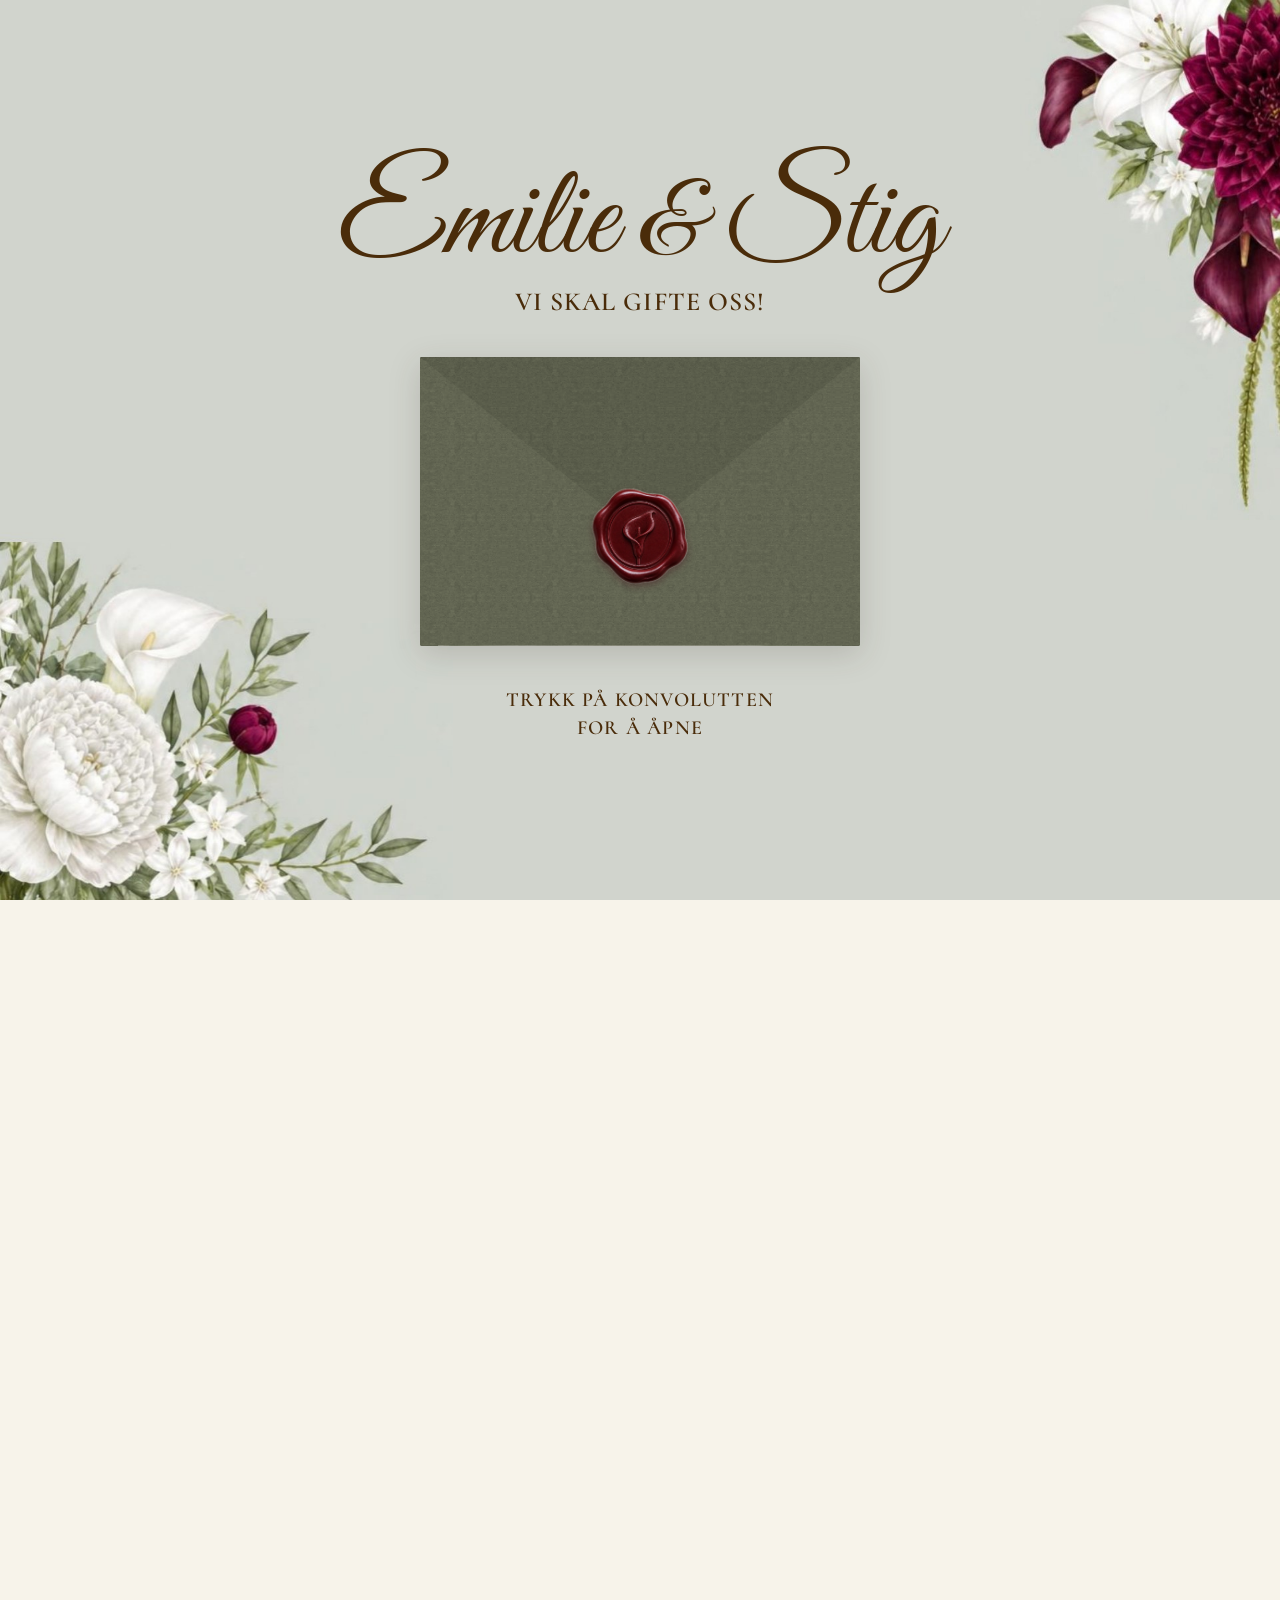
<file: index.html>
<!doctype html>
<html lang="nb">
<head>
<meta charset="utf-8">
<meta name="viewport" content="width=device-width, initial-scale=1, viewport-fit=cover">
<title>Emilie &amp; Stig · 21. august 2027</title>
<meta name="description" content="Emilie og Stig gifter seg 21. august 2027 på Telemarkstunet på Lillehammer.">
<meta name="theme-color" content="#d1d4cd">

<!-- Forhåndsvisning når lenken deles (iMessage, Messenger, Snap o.l.) -->
<meta property="og:type" content="website">
<meta property="og:site_name" content="Emilie &amp; Stig">
<meta property="og:title" content="Emilie &amp; Stig gifter seg">
<meta property="og:description" content="Du er invitert! 21. august 2027 på Telemarkstunet, Lillehammer.">
<meta property="og:url" content="https://bryllup-stig-emilie.netlify.app/">
<meta property="og:image" content="https://bryllup-stig-emilie.netlify.app/assets/forhandsvisning.jpg">
<meta property="og:image:width" content="1200">
<meta property="og:image:height" content="630">
<meta property="og:image:alt" content="Lukket grønn konvolutt med vokssegl og navnene Emilie &amp; Stig">
<meta property="og:locale" content="nb_NO">
<meta name="twitter:card" content="summary_large_image">
<link rel="preload" href="fonts/GreatVibes-Regular.woff2" as="font" type="font/woff2" crossorigin>
<link rel="preload" href="fonts/CormorantSC-SemiBold.woff2" as="font" type="font/woff2" crossorigin>
<link rel="stylesheet" href="style.css">
</head>
<body>

<!-- Strektegnede ikoner (hus, ringer, glass) som brukes flere steder -->
<svg width="0" height="0" style="position:absolute" aria-hidden="true">
  <symbol id="ikon-hus" viewBox="0 0 120 64">
    <g fill="none" stroke="currentColor" stroke-width="1.5" stroke-linejoin="round" stroke-linecap="round">
      <path d="M2 62 H118"/>
      <path d="M38 62 V22 H82 V62"/><path d="M34 22 L44 8 H76 L86 22"/><path d="M56 8 V4 H62 V8"/>
      <path d="M12 62 V32 H38"/><path d="M8 32 L16 25 H38"/><path d="M82 32 H108 V62"/><path d="M82 25 H104 L112 32"/>
      <path d="M45 27 h6 v8 h-6 z M57 27 h6 v8 h-6 z M69 27 h6 v8 h-6 z M45 41 h6 v8 h-6 z M69 41 h6 v8 h-6 z"/>
      <path d="M17 38 h6 v8 h-6 z M28 38 h6 v8 h-6 z M88 38 h6 v8 h-6 z M99 38 h6 v8 h-6 z"/>
      <path d="M55 62 V48 H65 V62"/><path d="M60 48 V62"/>
      <path d="M12 62 q3 -6 7 -2 q3 -5 7 -1 q3 -5 7 0 M86 62 q3 -6 7 -2 q3 -5 7 -1 q3 -5 7 0"/>
    </g>
  </symbol>
  <symbol id="ikon-ringer" viewBox="0 0 60 44">
    <g fill="none" stroke="currentColor" stroke-width="1.5">
      <circle cx="21" cy="27" r="14"/><circle cx="21" cy="27" r="11"/>
      <circle cx="36" cy="27" r="14"/><circle cx="36" cy="27" r="11"/>
      <path d="M47 11 c-1.5 -2.5 -5.5 -1.5 -4.5 1.5 l4.5 4.5 l4.5 -4.5 c1 -3 -3 -4 -4.5 -1.5 z" stroke-linejoin="round"/>
    </g>
  </symbol>
  <symbol id="ikon-middag" viewBox="0 0 72 48">
    <g fill="none" stroke="currentColor" stroke-width="1.5" stroke-linecap="round" stroke-linejoin="round">
      <circle cx="36" cy="24" r="17"/><circle cx="36" cy="24" r="11"/>
      <path d="M7 6 V15 Q7 19 10 19 Q13 19 13 15 V6 M10 6 V15 M10 19 V42"/>
      <path d="M62 42 V6 Q67 12 66 22 L62 24"/>
    </g>
  </symbol>
  <symbol id="ikon-kake" viewBox="0 0 64 48">
    <g fill="none" stroke="currentColor" stroke-width="1.5" stroke-linecap="round" stroke-linejoin="round">
      <ellipse cx="32" cy="42" rx="28" ry="4"/>
      <path d="M10 27 L46 15 L54 19 L18 31 Z"/><path d="M18 31 V40 L54 28 V19"/><path d="M10 27 V36 L18 40"/>
      <path d="M18 35.5 L54 23.5"/><circle cx="42" cy="13" r="3"/><path d="M43 10 Q45 6 48 6"/>
    </g>
  </symbol>
  <symbol id="ikon-natt" viewBox="0 0 60 48">
    <g fill="none" stroke="currentColor" stroke-width="1.5" stroke-linecap="round" stroke-linejoin="round">
      <path d="M38 6 A18 18 0 1 0 54 32 A14 14 0 1 1 38 6 Z"/>
      <path d="M14 8 V16 M10 12 H18 M20 30 V36 M17 33 H23 M50 6 V10 M48 8 H52"/>
    </g>
  </symbol>
  <symbol id="ikon-glass" viewBox="0 0 60 64">
    <g fill="none" stroke="currentColor" stroke-width="1.5" stroke-linecap="round" stroke-linejoin="round">
      <g transform="rotate(-16 18 34)"><path d="M11 10 H25 L24 30 Q18 37 12 30 Z"/><path d="M12 22 H24"/><path d="M18 34 V54 M12 54 H24"/></g>
      <g transform="rotate(16 42 34)"><path d="M35 10 H49 L48 30 Q42 37 36 30 Z"/><path d="M36 22 H48"/><path d="M42 34 V54 M36 54 H48"/></g>
      <path d="M30 3 V7 M25 4 L27 8 M35 4 L33 8"/>
    </g>
  </symbol>
</svg>

<!-- ============ FORSIDE ============ -->
<header class="cover" id="top">
  <img class="bouquet bouquet--tr" src="assets/bukett-burgunder.jpg" alt="">
  <img class="bouquet bouquet--bl" src="assets/bukett-hvit.jpg" alt="">

  <div class="cover__inner">
    <h1 class="cover__names">Emilie <span class="amp">&amp;</span> Stig</h1>
    <p class="cover__title">Vi skal gifte oss!</p>

    <button class="env konv" type="button" id="envelope" aria-label="Åpne invitasjonen">
      <span class="konv__bak"></span>
      <span class="konv__lomme"></span>
      <span class="konv__klaff"><span class="konv__klaff-ut"></span><span class="konv__klaff-inn"></span></span>
      <img class="konv__segl" src="assets/vokssegl.png" alt="">
    </button>

    <p class="cover__hint">Trykk på konvolutten<br>for å åpne</p>
  </div>
</header>

<main>

<!-- ============ SAVE THE DATE ============ -->
<section class="section section--paper" id="invitasjon">
  <div class="kollasje-wrap">
    <div class="kollasje">
      <!-- Samme konvolutt som på forsiden, her ferdig åpnet -->
      <div class="k k-env konv is-open" aria-hidden="true">
        <span class="konv__bak"></span>
        <span class="konv__lomme"></span>
        <span class="konv__klaff"><span class="konv__klaff-ut"></span><span class="konv__klaff-inn"></span></span>
        <img class="konv__segl" src="assets/vokssegl.png" alt="">
      </div>
      <img class="k k-klynge" src="assets/blomsterklynge.png" alt="">
      <div class="k k-navn">
        <p class="k-navn__hilsen" id="hilsen" hidden></p>
        <p class="k-navn__script">Emilie &amp; Stig</p>
        <p class="k-navn__caps">gifter seg</p>
        <p class="k-navn__tekst">og vil gjerne feire dagen med <span id="gjest">deg</span></p>
      </div>
      <div class="k k-std">
        <svg class="ikon ikon--hus" viewBox="0 0 120 64" aria-hidden="true"><use href="#ikon-hus"/></svg>
        <span class="k-std__sted">Telemarkstunet</span>
        <span class="k-std__by">Kantvegen 135<br>2618 Lillehammer</span>
        <svg class="ikon ikon--ringer" viewBox="0 0 60 44" aria-hidden="true"><use href="#ikon-ringer"/></svg>
        <span class="k-std__dato">21. august 2027</span>
        <span class="k-std__tid">kl. 14.00</span>
      </div>
      <img class="k k-blomst" src="assets/blomsterklynge.png" alt="">
      <img class="k k-peon" src="assets/ny_blomst.png" alt="">
      <div class="k k-rsvp">
        <span class="k-rsvp__word" data-dere="Kommer<br>dere?">Kommer<br>du?</span>
        <span class="k-rsvp__frist">Svar innen<br>1. mai 2027</span>
      </div>
      <figure class="k k-polaroid">
        <img src="assets/par-illustrasjon.jpg" alt="Akvarellillustrasjon av Emilie og Stig i bryllupsantrekk">
      </figure>
      <a class="k k-pil" href="#program" aria-label="Bla ned"><span class="k-pil__tegn" aria-hidden="true"></span></a>
    </div>
  </div>

  <img class="nedtelling__bukett" src="assets/bukett-hvit.jpg" alt="">
  <div class="nedtelling reveal">
    <div class="nedtelling__tall" id="countdown">
      <span class="nedtelling__enhet"><strong id="cd-dager">–</strong><span>Dager</span></span>
      <span class="nedtelling__kolon" aria-hidden="true">:</span>
      <span class="nedtelling__enhet"><strong id="cd-timer">–</strong><span>Timer</span></span>
      <span class="nedtelling__kolon" aria-hidden="true">:</span>
      <span class="nedtelling__enhet"><strong id="cd-minutter">–</strong><span>Minutter</span></span>
    </div>
    <p class="script nedtelling__tekst" id="nedtelling-tekst">igjen til den store dagen</p>
  </div>
</section>

<!-- ============ PROGRAM ============ -->
<section class="section section--paper" id="program">
  <div class="wrap narrow">
    <h2 class="heading reveal"><span class="script heading__script">Program</span><span class="heading__caps">for dagen</span></h2>
    <p class="note reveal">Foreløpig program – tidene kan endre seg.</p>

    <ol class="timeline">
      <li class="reveal"><svg class="ikon timeline__ikon" viewBox="0 0 60 44" aria-hidden="true"><use href="#ikon-ringer"/></svg><div><h3>Vielse</h3><p><span class="time">kl. 14.00</span> Seremoni på Telemarkstunet.</p></div></li>
      <li class="reveal"><svg class="ikon timeline__ikon" viewBox="0 0 60 64" aria-hidden="true"><use href="#ikon-glass"/></svg><div><h3>Bobler og bilder</h3><p><span class="time">kl. 15.00</span> Skål med brudeparet og fotografering.</p></div></li>
      <li class="reveal"><svg class="ikon timeline__ikon" viewBox="0 0 72 48" aria-hidden="true"><use href="#ikon-middag"/></svg><div><h3>Middag</h3><p><span class="time">kl. 17.30</span> Middag, taler og god stemning.</p></div></li>
      <li class="reveal"><svg class="ikon timeline__ikon" viewBox="0 0 64 48" aria-hidden="true"><use href="#ikon-kake"/></svg><div><h3>Kake og første dans</h3><p><span class="time">kl. 21.00</span> Deretter er dansegulvet åpent.</p></div></li>
      <li class="reveal"><svg class="ikon timeline__ikon" viewBox="0 0 60 48" aria-hidden="true"><use href="#ikon-natt"/></svg><div><h3>Takk for i dag</h3><p><span class="time">kl. 01.00</span> Transport tilbake til sentrum.</p></div></li>
    </ol>
  </div>
</section>

<div class="divider" role="separator"><svg viewBox="0 0 28 14" aria-hidden="true"><path d="M14 1 L20 7 L14 13 L8 7 Z" fill="none" stroke="currentColor"/></svg></div>

<!-- ============ PRAKTISK INFO ============ -->
<section class="section section--paper" id="info">
  <div class="wrap">
    <h2 class="heading reveal"><span class="script heading__script">Praktisk</span><span class="heading__caps">info</span></h2>

    <div class="info-grid">
      <article class="info reveal">
        <p class="eyebrow">Sted</p>
        <h3>Telemarkstunet</h3>
        <p>Kantvegen 135, 2618 Lillehammer. Både vielsen og festen er her, så <span data-dere="dere">du</span> trenger ikke flytte <span data-dere="dere">deg</span> i løpet av dagen. Informasjon om parkering kommer.</p>
        <a class="btn btn--secondary" href="https://www.google.com/maps/search/?api=1&amp;query=Telemarkstunet%2C+Kantvegen+135%2C+2618+Lillehammer" target="_blank" rel="noopener">Åpne kart</a>
      </article>
      <article class="info reveal">
        <p class="eyebrow">Servering</p>
        <h3>Mat og drikke</h3>
        <p>Vi stiller med drikke.</p>
      </article>
      <article class="info reveal">
        <p class="eyebrow">Overnatting</p>
        <h3>Hotell og rom</h3>
        <p>Vi jobber med en avtale for gjestene. Mer info kommer – vent gjerne med å bestille.</p>
      </article>
      <article class="info reveal">
        <p class="eyebrow">Antrekk</p>
        <h3>Dresscode</h3>
        <p>Pent og sommerlig.</p>
      </article>
      <article class="info reveal">
        <p class="eyebrow">Gaver</p>
        <h3>Gaveønsker</h3>
        <p>Det viktigste er at <span data-dere="dere">du</span> kommer. Ønskeliste kommer.</p>
      </article>
      <article class="info reveal">
        <p class="eyebrow">Spørsmål</p>
        <h3>Ta kontakt</h3>
        <p>Toastmaster og kontaktinfo kommer.</p>
      </article>
    </div>
  </div>
</section>

<!-- ============ RSVP ============ -->
<section class="section section--sage" id="rsvp">
  <div class="wrap narrow">
    <div class="rsvp reveal">
      <h2 class="heading heading--card"><span class="script heading__script" data-dere="Kommer dere?">Kommer du?</span><span class="heading__caps">Gi oss beskjed</span></h2>
      <p class="note">Svar innen 1. mai 2027</p>

      <form name="rsvp" method="POST" action="/takk.html" data-netlify="true" netlify-honeypot="bot-field" id="rsvp-form" novalidate>
        <input type="hidden" name="form-name" value="rsvp">
        <p class="paakrevd-note">Felt merket med <span class="paakrevd">*</span> må fylles ut.</p>
        <input type="hidden" name="invitert" id="invitert" value="">
        <input type="hidden" name="deltakere" id="deltakere" value="">
        <p class="hidden"><label>Ikke fyll ut dette: <input name="bot-field"></label></p>

        <label class="field" id="felt-navn">
          <span class="label">Navn<span class="paakrevd" aria-hidden="true">*</span></span>
          <input class="input" type="text" name="navn" autocomplete="name" required placeholder="Fornavn og etternavn">
          <span class="error" hidden>Skriv inn navnet ditt.</span>
        </label>

        <!-- Personlig lenke med ett navn: navnet står her i stedet for navnefeltet -->
        <p class="rsvp-navn" id="rsvp-navn" hidden></p>

        <fieldset class="field" id="felt-kommer">
          <legend class="label">Kommer du?<span class="paakrevd" aria-hidden="true">*</span></legend>
          <div class="choice">
            <label class="choice__opt"><input type="radio" name="kommer" value="Ja" required><span class="btn btn--secondary">Jeg kommer</span></label>
            <label class="choice__opt"><input type="radio" name="kommer" value="Nei"><span class="btn btn--ghost">Jeg kommer ikke</span></label>
          </div>
          <span class="error" hidden>Velg ett av svarene.</span>
        </fieldset>

        <!-- Personlig lenke med flere navn: én avkrysningsboks per person -->
        <fieldset class="field" id="felt-hvem" hidden>
          <legend class="label">Hvem kommer?<span class="paakrevd" aria-hidden="true">*</span></legend>
          <div class="sjekk" id="hvem-liste"></div>
          <label class="sjekk__opt sjekk__opt--nei"><input type="checkbox" id="ingen-kommer"><span>Vi kan dessverre ikke komme</span></label>
          <span class="error" hidden>Kryss av for hvem som kommer, eller at dere ikke kan komme.</span>
        </fieldset>

        <div class="if-yes" id="if-yes">
          <label class="field" id="felt-antall">
            <span class="label">Antall gjester</span>
            <select class="input" name="antall">
              <option>1</option><option>2</option><option>3</option><option>4</option>
            </select>
            <span class="hint">Deg selv medregnet.</span>
          </label>


          <label class="field">
            <span class="label">Allergier/matpreferanser</span>
            <input class="input" type="text" name="allergier" placeholder="F.eks. nøtteallergi eller vegetar">
          </label>

          <label class="field">
            <span class="label">Sangønske</span>
            <input class="input" type="text" name="sang" placeholder="Hva får deg ut på dansegulvet?" data-dere-ph="Hva får dere ut på dansegulvet?">
          </label>
        </div>

        <label class="field">
          <span class="label">Hilsen</span>
          <textarea class="input" name="hilsen" rows="3" placeholder="Valgfritt"></textarea>
        </label>

        <label class="field">
          <span class="label">Annet</span>
          <textarea class="input" name="annet" rows="3" placeholder="Valgfritt – noe annet du vil si fra om?" data-dere-ph="Valgfritt – noe annet dere vil si fra om?"></textarea>
        </label>

        <button class="btn btn--primary btn--block" type="submit">Svar på invitasjon</button>
        <p class="error form-error" id="form-error" hidden>Noe gikk galt. Prøv igjen om litt.</p>
      </form>

      <div class="thanks" id="thanks" hidden tabindex="-1">
        <p class="script thanks__script">Tusen takk!</p>
        <p id="thanks-text">Vi har fått svaret ditt.</p>
      </div>
    </div>
  </div>
</section>

</main>

<footer class="footer">
  <p class="footer__names">Emilie &amp; Stig</p>
  <p class="footer__date">21 · 08 · 2027</p>
</footer>

<script src="main.js"></script>
</body>
</html>
</file>
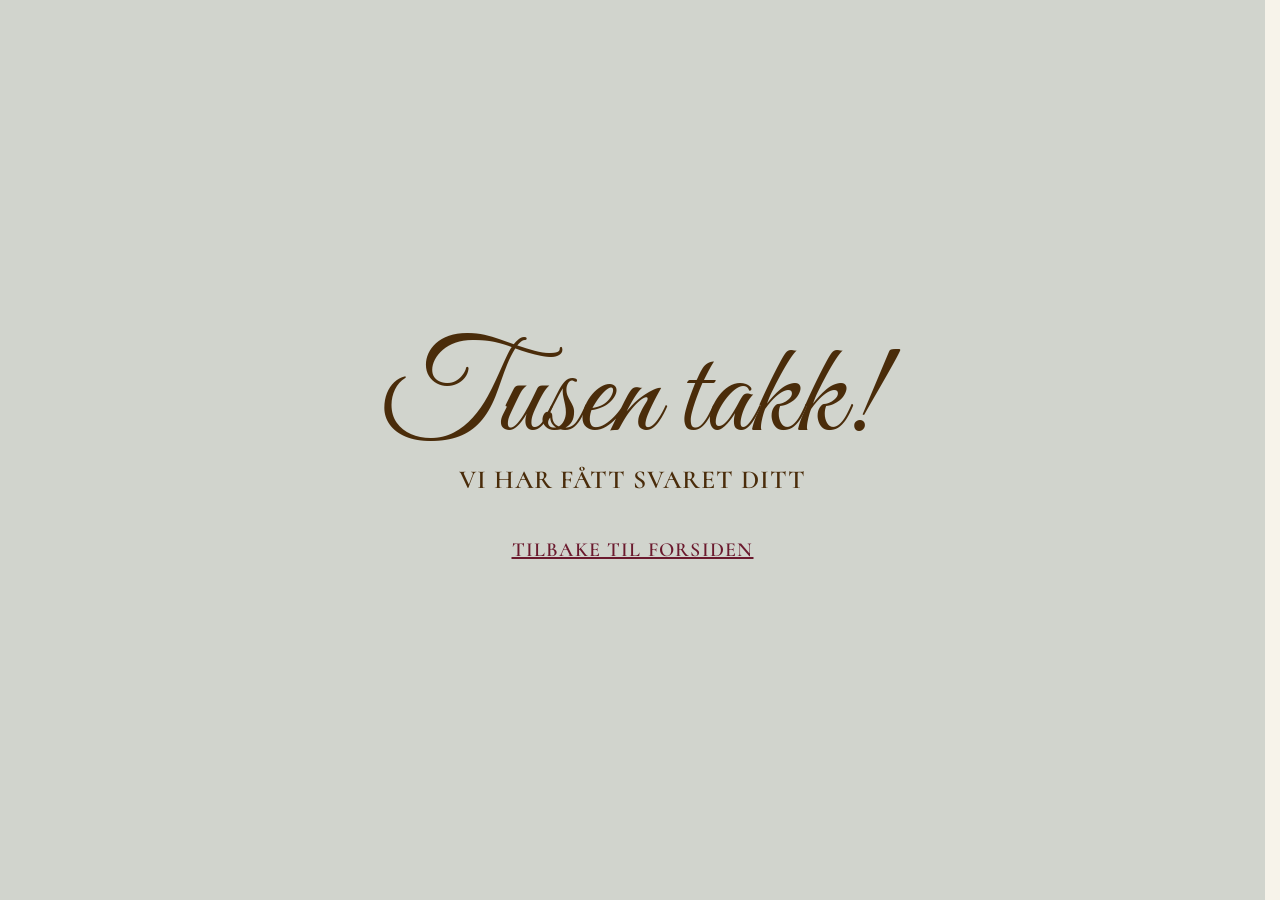
<file: takk.html>
<!doctype html>
<html lang="nb">
<head>
<meta charset="utf-8">
<meta name="viewport" content="width=device-width, initial-scale=1">
<title>Takk! · Emilie &amp; Stig</title>
<link rel="stylesheet" href="style.css">
</head>
<body>
<header class="cover">
  <div class="cover__inner">
    <h1 class="cover__names">Tusen takk!</h1>
    <p class="cover__title">Vi har fått svaret ditt</p>
    <p class="cover__hint"><a href="/">Tilbake til forsiden</a></p>
  </div>
</header>
</body>
</html>
</file>
<file: style.css>
/* Emilie & Stig – bryllupsnettside. Bygget på designsystemet «Emilie & Stig». */

@font-face { font-family: "Great Vibes"; src: url("fonts/GreatVibes-Regular.woff2") format("woff2"); font-weight: 400; font-display: swap; }
@font-face { font-family: "Cormorant SC"; src: url("fonts/CormorantSC-Medium.woff2") format("woff2"); font-weight: 500; font-display: swap; }
@font-face { font-family: "Cormorant SC"; src: url("fonts/CormorantSC-SemiBold.woff2") format("woff2"); font-weight: 600; font-display: swap; }
@font-face { font-family: "Cormorant Garamond"; src: url("fonts/CormorantGaramond-Regular.woff2") format("woff2"); font-weight: 400; font-display: swap; }
@font-face { font-family: "Cormorant Garamond"; src: url("fonts/CormorantGaramond-Italic.woff2") format("woff2"); font-weight: 400; font-style: italic; font-display: swap; }
@font-face { font-family: "Cormorant Garamond"; src: url("fonts/CormorantGaramond-SemiBold.woff2") format("woff2"); font-weight: 600; font-display: swap; }

:root {
  /* Flater */
  --sage: #d1d4cd;          /* målt fra Canva-sidene */
  --paper: #f7f3ea;
  --raised: #fcfaf5;
  --forest: #3f4b38;
  --envelope: #626552;
  --burgundy: #410013;
  /* Tekst */
  --brown: #4a2c0a;
  --ink: #2b2118;
  --muted: #6b6358;
  --wine: #6b1a2e;
  --on-dark: #f7f3ea;
  /* Dekor */
  --leaf: #4f6b53;
  --sage-deep: #8fa08b;
  --line: #ddd6c8;
  --inset: #4a2c0a59;
  --inset-dark: #f7f3ea66;

  --space-1: 4px; --space-2: 8px; --space-3: 16px; --space-4: 24px; --space-5: 40px; --space-6: 64px;
  --radius-paper: 2px; --radius-sm: 6px; --radius-pill: 9999px;
  --shadow-paper: 0 1px 2px #2b211814, 0 10px 22px -6px #2b21182e;
  --shadow-lifted: 0 2px 4px #2b21181a, 0 18px 36px -8px #2b211840;
  --calla: #4a151b;
  --focus-ring: 0 0 0 3px var(--paper), 0 0 0 6px var(--leaf);

  --font-script: "Great Vibes", "Snell Roundhand", cursive;
  --font-caps: "Cormorant SC", "Cormorant Garamond", Georgia, serif;
  --font-serif: "Cormorant Garamond", Georgia, serif;
}

*, *::before, *::after { box-sizing: border-box; }
html { scroll-behavior: smooth; -webkit-text-size-adjust: 100%; }
body { margin: 0; background: var(--paper); color: var(--ink); font: 400 19px/29px var(--font-serif); -webkit-font-smoothing: antialiased; }
img { max-width: 100%; display: block; }
h1, h2, h3, p, figure { margin: 0; }
a { color: var(--wine); }
.hidden { display: none; }
.script { font-family: var(--font-script); font-weight: 400; }
.eyebrow { font: 600 12px/16px var(--font-caps); letter-spacing: .24em; text-transform: uppercase; }

.wrap { width: min(1080px, 100% - 32px); margin-inline: auto; }
.narrow { width: min(640px, 100% - 32px); }

/* ---------- Forside ---------- */
.cover { position: relative; overflow: hidden; min-height: 100svh; background: var(--sage); color: var(--brown); display: grid; place-items: center; text-align: center; padding: var(--space-6) var(--space-3); }
.bouquet { position: absolute; pointer-events: none; user-select: none; }
.bouquet--tr { top: 0; right: 0; height: min(58vh, 520px); width: auto; }
.bouquet--bl { bottom: 0; left: 0; height: min(42vh, 400px); width: auto; }
.cover__inner { position: relative; z-index: 1; display: flex; flex-direction: column; align-items: center; }
.cover__names { font: 400 clamp(64px, 14vw, 128px)/1 var(--font-script); color: var(--brown); padding: 0 var(--space-3); }
.cover__names .amp { font-size: .8em; }
.cover__title { margin-top: var(--space-3); font: 600 clamp(16px, 2.4vw, 22px)/1.3 var(--font-caps); letter-spacing: .2em; text-transform: uppercase; }
.cover__hint { margin-top: var(--space-5); font: 600 13px/18px var(--font-caps); letter-spacing: .2em; text-transform: uppercase; max-width: 24em; }

/* Konvolutt */
.env { position: relative; margin-top: var(--space-5); width: min(320px, 78vw); aspect-ratio: 320 / 210; border: 0; padding: 0; background: none; cursor: pointer; border-radius: var(--radius-paper); filter: drop-shadow(0 8px 14px #2b211829); perspective: 900px; }
.env:focus-visible { outline: 2px solid transparent; box-shadow: var(--focus-ring); }

/* ---------- Seksjoner ---------- */
.section { padding: var(--space-6) 0; }
.section--paper { background: var(--paper); }
.section--sage { background: var(--sage); padding: var(--space-6) 0 calc(var(--space-6) + 24px); }

.heading { display: flex; flex-direction: column; align-items: center; text-align: center; color: var(--brown); margin-bottom: var(--space-3); }
.heading__script { font-size: clamp(48px, 9vw, 64px); line-height: 1; }
.heading__caps { font: 600 22px/28px var(--font-caps); letter-spacing: .2em; text-transform: uppercase; color: var(--wine); margin-top: var(--space-1); }
.note { text-align: center; font-style: italic; font-size: 15px; line-height: 22px; color: var(--muted); margin-bottom: var(--space-5); }

.divider { display: flex; align-items: center; gap: var(--space-3); width: 160px; margin: 0 auto; color: var(--sage-deep); }
.divider::before, .divider::after { content: ""; flex: 1; height: 1px; background: currentColor; }
.divider svg { width: 28px; height: 14px; flex: none; }

/* ---------- Kollasje / Save the Date ---------- */
.collage { display: flex; flex-wrap: wrap; justify-content: center; align-items: center; gap: var(--space-4); padding: var(--space-3) 0 var(--space-5); }
.card { position: relative; width: 260px; padding: var(--space-5) var(--space-4); background: var(--raised); color: var(--brown); text-align: center; border-radius: var(--radius-paper); box-shadow: var(--shadow-paper); }
.card::before { content: ""; position: absolute; inset: var(--space-2); border: 1px solid var(--inset); pointer-events: none; }
.card--forest { background: var(--forest); color: var(--on-dark); }
.card--forest::before { border-color: var(--inset-dark); }
.card__script { font: 400 46px/1.1 var(--font-script); margin: var(--space-2) 0; }
.card__caps { font: 600 15px/20px var(--font-caps); letter-spacing: .14em; text-transform: uppercase; margin-top: var(--space-3); }
.card__line { font-style: italic; font-size: 15px; line-height: 22px; color: var(--muted); margin-top: var(--space-2); }
.tilt-left { rotate: -3deg; }
.tilt-slight { rotate: -1deg; }
.tilt-right { rotate: 3deg; }

.polaroid { width: 220px; padding: 12px 12px 48px; background: var(--raised); border-radius: var(--radius-paper); box-shadow: var(--shadow-paper); position: relative; }
.polaroid img { width: 100%; aspect-ratio: 4 / 5; object-fit: cover; object-position: 50% 20%; }
.polaroid figcaption { position: absolute; inset: auto 0 8px; text-align: center; font: 400 28px/30px var(--font-script); color: var(--brown); }

.intro { text-align: center; max-width: 34em; }
.lead { font-size: 22px; line-height: 32px; }

/* ---------- Program ---------- */
.timeline { list-style: none; margin: 0; padding: 0; }
.timeline li { display: grid; grid-template-columns: 60px 1fr; align-items: center; gap: var(--space-4); padding: var(--space-4) 0; border-top: 1px solid var(--line); }
.timeline li:last-child { border-bottom: 1px solid var(--line); }
.time { font: 600 16px/29px var(--font-caps); letter-spacing: .1em; color: var(--wine); margin-right: 4px; }
.timeline__ikon { width: 100%; height: auto; max-height: 52px; }
.timeline h3 { font: 600 17px/29px var(--font-caps); letter-spacing: .16em; text-transform: uppercase; color: var(--brown); }
.timeline p { color: var(--ink); }

/* ---------- Praktisk info ---------- */
.info-grid { display: grid; grid-template-columns: repeat(auto-fit, minmax(260px, 1fr)); gap: var(--space-4); margin-top: var(--space-5); }
.info { position: relative; background: var(--raised); border-top: 10px solid var(--leaf); border-radius: var(--radius-paper); box-shadow: var(--shadow-paper); padding: var(--space-4) var(--space-4) var(--space-5); display: flex; flex-direction: column; gap: var(--space-2); }
.info .eyebrow { color: var(--leaf); }
.info h3 { font: 600 20px/28px var(--font-caps); letter-spacing: .14em; text-transform: uppercase; color: var(--brown); }
.info .btn { align-self: flex-start; margin-top: var(--space-2); }

/* ---------- Knapper ---------- */
.btn { display: inline-flex; align-items: center; justify-content: center; min-height: 48px; padding: 0 28px; border-radius: var(--radius-pill); border: 1.5px solid var(--wine); background: transparent; color: var(--wine); font: 600 15px/20px var(--font-caps); letter-spacing: .14em; text-transform: uppercase; text-decoration: none; cursor: pointer; transition: background-color 250ms ease-out, color 250ms ease-out, border-color 250ms ease-out; }
.btn--primary { background: var(--burgundy); border-color: var(--burgundy); color: var(--on-dark); }
.btn--primary:hover { background: var(--wine); border-color: var(--wine); }
.btn--secondary:hover { background: var(--burgundy); border-color: var(--burgundy); color: var(--on-dark); }
.btn--ghost { border-color: transparent; color: var(--leaf); text-decoration: underline; text-underline-offset: 5px; text-decoration-thickness: 1px; }
.btn--block { width: 100%; margin-top: var(--space-4); }
.btn:focus-visible { outline: 2px solid transparent; box-shadow: var(--focus-ring); }
.btn[disabled] { opacity: .6; pointer-events: none; }

/* ---------- RSVP ---------- */
.rsvp { position: relative; background: var(--paper); border-left: 14px solid var(--burgundy); border-radius: var(--radius-paper); box-shadow: var(--shadow-paper); padding: var(--space-5) clamp(20px, 6vw, 56px); }
.rsvp::before { content: ""; position: absolute; inset: var(--space-2); border: 1px solid var(--inset); pointer-events: none; }
.rsvp form, .rsvp .thanks { position: relative; }
.heading--card .heading__script { font-size: clamp(40px, 8vw, 52px); }
.heading--card .heading__caps { font-size: 30px; line-height: 36px; color: var(--brown); text-decoration: underline; text-decoration-thickness: 1px; text-underline-offset: 6px; }

.field { display: flex; flex-direction: column; gap: var(--space-2); margin: 0 0 var(--space-4); padding: 0; border: 0; min-width: 0; }
.label { font: 600 15px/20px var(--font-caps); letter-spacing: .14em; text-transform: uppercase; color: var(--muted); padding: 0; }
.input { font: inherit; font-size: 19px; line-height: 27px; min-height: 48px; width: 100%; padding: 10px 16px; border: 1.5px solid var(--line); border-radius: var(--radius-sm); background: var(--raised); color: var(--ink); }
.input::placeholder { color: var(--muted); font-style: italic; opacity: .85; }
.input:focus-visible { outline: 2px solid transparent; box-shadow: var(--focus-ring); border-color: var(--leaf); }
.input[aria-invalid="true"] { border-color: var(--wine); }
textarea.input { resize: vertical; }
select.input { appearance: none; background-image: linear-gradient(45deg, transparent 50%, var(--muted) 50%), linear-gradient(135deg, var(--muted) 50%, transparent 50%); background-position: calc(100% - 22px) 50%, calc(100% - 16px) 50%; background-size: 6px 6px; background-repeat: no-repeat; }
.hint { font-style: italic; font-size: 15px; line-height: 22px; color: var(--muted); }
.error { font-style: italic; font-size: 15px; line-height: 22px; color: var(--wine); }
.form-error { margin-top: var(--space-3); text-align: center; }

.choice { display: flex; flex-wrap: wrap; gap: var(--space-2) var(--space-3); align-items: center; }
.choice__opt { position: relative; }
.choice__opt input { position: absolute; opacity: 0; inset: 0; margin: 0; cursor: pointer; }
.choice__opt input:focus-visible + .btn { box-shadow: var(--focus-ring); }
.choice__opt input:checked + .btn--secondary { background: var(--forest); border-color: var(--forest); color: var(--on-dark); }
.choice__opt input:checked + .btn--ghost { color: var(--wine); text-decoration-thickness: 2px; }

.if-yes { display: grid; grid-template-rows: 1fr; transition: grid-template-rows 250ms ease-out, opacity 250ms ease-out; }
.if-yes > * { min-height: 0; }
.if-yes.is-hidden { display: none; }

.thanks { text-align: center; padding: var(--space-4) 0; color: var(--brown); }
.thanks__script { font-size: 56px; line-height: 64px; margin-bottom: var(--space-2); }

/* ---------- Bunn ---------- */
.footer { background: var(--forest); color: var(--on-dark); text-align: center; padding: var(--space-5) var(--space-3) calc(var(--space-5) + env(safe-area-inset-bottom)); }
.footer__names { font: 400 44px/1.1 var(--font-script); }
.footer__date { margin-top: var(--space-2); font: 600 14px/20px var(--font-caps); letter-spacing: .3em; }

/* ---------- Inn-toning ---------- */
.js .reveal { opacity: 0; translate: 0 16px; transition: opacity 600ms ease-out, translate 600ms ease-out; }
.js .reveal.is-visible { opacity: 1; translate: 0 0; }

@media (max-width: 560px) {
  body { font-size: 18px; line-height: 28px; }
  .bouquet--tr { height: 34vh; }
  .bouquet--bl { height: 26vh; }
  .cover { padding-top: 22vh; padding-bottom: 18vh; place-items: start center; }
  .collage { gap: var(--space-5); }
  .timeline li { grid-template-columns: 56px 1fr; gap: var(--space-3); }
}

@media (prefers-reduced-motion: reduce) {
  html { scroll-behavior: auto; }
  .btn { transition: none !important; }
  .js .reveal { translate: none; transition: opacity 400ms ease-out; }
}

/* =====================================================
   V2 – ANIMASJONER, LÅST FORSIDE OG MOBIL
   ===================================================== */

/* ---------- Låst forside: man må åpne konvolutten ---------- */
.js .cover { position: fixed; inset: 0; z-index: 50; height: 100svh; min-height: 0; padding: 0 var(--space-3); place-items: center; touch-action: none; }
.js.is-locked, .js.is-locked body { overflow: hidden; height: 100%; }
.js.is-locked main, .js.is-locked .footer { visibility: hidden; }
.cover.is-leaving { animation: coverOut 1200ms cubic-bezier(.7, 0, .2, 1) forwards; pointer-events: none; }
.cover.is-gone { display: none; }
@keyframes coverOut {
  0%   { transform: translateY(0); opacity: 1; }
  100% { transform: translateY(-105%); opacity: .6; }
}

/* ---------- Forsiden kommer inn ---------- */
.js .cover__names { animation: write 1800ms cubic-bezier(.5, 0, .2, 1) 300ms both; }
.js .cover__title { animation: fadeUp 900ms ease-out 1500ms both; }
.js .env { animation: dropIn 1100ms cubic-bezier(.2, .9, .3, 1.2) 1800ms both, float 4s ease-in-out 3000ms infinite; }
.js .cover__hint { animation: fadeUp 800ms ease-out 2600ms both, breathe 2.6s ease-in-out 3400ms infinite; }
.js .bouquet--tr { transform-origin: top right; animation: inTR 1600ms cubic-bezier(.2, .8, .2, 1) both, swayTR 7s ease-in-out 1600ms infinite; }
.js .bouquet--bl { transform-origin: bottom left; animation: inBL 1600ms cubic-bezier(.2, .8, .2, 1) 200ms both, swayBL 8s ease-in-out 1800ms infinite; }
.js .env .konv__segl { animation: glow 2.4s ease-in-out 3000ms infinite; }

@keyframes write   { from { clip-path: inset(-20% 100% -20% 0); filter: blur(3px); } to { clip-path: inset(-20% 0 -20% 0); filter: blur(0); } }
@keyframes fadeUp  { from { opacity: 0; transform: translateY(16px); } to { opacity: 1; transform: none; } }
@keyframes dropIn  { from { opacity: 0; transform: translateY(-60px) rotate(-8deg) scale(.9); } to { opacity: 1; transform: none; } }
@keyframes float   { 0%, 100% { transform: translateY(0) rotate(0); } 50% { transform: translateY(-8px) rotate(-.6deg); } }
@keyframes breathe { 0%, 100% { opacity: 1; } 50% { opacity: .45; } }
@keyframes inTR    { from { opacity: 0; transform: translate(30%, -30%) rotate(8deg); } to { opacity: 1; transform: none; } }
@keyframes inBL    { from { opacity: 0; transform: translate(-30%, 30%) rotate(-8deg); } to { opacity: 1; transform: none; } }
@keyframes swayTR  { 0%, 100% { transform: rotate(0); } 50% { transform: rotate(-1.6deg); } }
@keyframes swayBL  { 0%, 100% { transform: rotate(0); } 50% { transform: rotate(1.4deg); } }
@keyframes glow    { 0%, 100% { filter: drop-shadow(0 3px 4px #3e0a1766); } 50% { filter: drop-shadow(0 0 14px #55161b99); } }

/* ---------- Kronblader som daler ---------- */
.petals { position: absolute; inset: 0; overflow: hidden; pointer-events: none; z-index: 0; }
.petal { position: absolute; top: -40px; left: var(--x); width: var(--s); height: calc(var(--s) * 1.3); border-radius: 60% 0 60% 0; background: var(--c); opacity: .85; animation: fall var(--d) linear var(--delay) infinite; }
@keyframes fall {
  0%   { transform: translate(0, 0) rotate(0); }
  50%  { transform: translate(var(--drift), 55svh) rotate(200deg); }
  100% { transform: translate(calc(var(--drift) * -.5), 110svh) rotate(420deg); }
}

/* Utbrudd av kronblader når konvolutten åpnes og når RSVP sendes */
.burst { position: fixed; z-index: 60; left: var(--ox); top: var(--oy); width: var(--s); height: calc(var(--s) * 1.3); border-radius: 60% 0 60% 0; background: var(--c); pointer-events: none; animation: burst var(--d) cubic-bezier(.1, .7, .3, 1) forwards; }
@keyframes burst {
  0%   { transform: translate(-50%, -50%) scale(.3) rotate(0); opacity: 1; }
  100% { transform: translate(calc(-50% + var(--tx)), calc(-50% + var(--ty))) scale(1) rotate(var(--r)); opacity: 0; }
}

/* ---------- Konvolutten åpnes ---------- */
.cover.is-opening .cover__hint { animation: none; opacity: 0; transition: opacity 300ms; }

/* ---------- Innholdet etter åpning ---------- */
.js .collage > * { opacity: 0; }
.is-open .collage > * { animation: cardIn 1100ms cubic-bezier(.2, .8, .2, 1) both; }
.is-open .collage > :nth-child(1) { animation-delay: 700ms; }
.is-open .collage > :nth-child(2) { animation-delay: 900ms; }
.is-open .collage > :nth-child(3) { animation-delay: 1100ms; }
@keyframes cardIn { from { opacity: 0; translate: 0 160px; scale: .85; } to { opacity: 1; translate: 0 0; scale: 1; } }

.js .polaroid img { filter: sepia(1) brightness(1.7) blur(6px); }
.is-open .polaroid img { animation: develop 1200ms ease-out 800ms forwards; }
@keyframes develop { to { filter: sepia(0) brightness(1) blur(0); } }

.js .intro { opacity: 0; }
.is-open .intro { animation: fadeUp 900ms ease-out 1600ms both; }

/* Overskrifter skrives fram */
.js .heading__script { clip-path: inset(-20% 100% -20% 0); }
.heading.is-visible .heading__script, .is-visible .heading .heading__script { animation: write 1400ms cubic-bezier(.5, 0, .2, 1) 150ms forwards; }

/* Programmet glir inn fra siden, linjene tegnes */
.js .timeline li.reveal { translate: -40px 0; border-top-color: transparent; position: relative; }
.timeline li::before { content: ""; position: absolute; left: 0; right: 0; top: -1px; height: 1px; background: var(--line); transform: scaleX(0); transform-origin: left; transition: transform 900ms ease-out 200ms; }
.js .timeline li.is-visible { translate: 0 0; }
.timeline li.is-visible::before { transform: scaleX(1); }
.timeline .time { display: inline-block; }
.timeline li.is-visible .time { animation: pop 600ms cubic-bezier(.3, 1.6, .5, 1) 300ms both; }
@keyframes pop { from { opacity: 0; transform: scale(.6); } to { opacity: 1; transform: none; } }

/* Infokortene vippes opp */
.js .info.reveal { transform: perspective(900px) rotateX(-35deg); transform-origin: top center; transition: opacity 700ms ease-out, translate 700ms ease-out, transform 900ms cubic-bezier(.2, .8, .2, 1), box-shadow 250ms ease-out; }
.js .info.reveal.is-visible { transform: none; }
.info:hover { box-shadow: var(--shadow-lifted); }

/* RSVP-kortet glir inn som et brev */
.js .rsvp.reveal { translate: 0 80px; rotate: -2deg; transition: opacity 900ms ease-out, translate 900ms cubic-bezier(.2, .8, .2, 1), rotate 900ms cubic-bezier(.2, .8, .2, 1); }
.js .rsvp.reveal.is-visible { translate: 0 0; rotate: 0deg; }
.thanks:not([hidden]) .thanks__script { animation: write 1400ms cubic-bezier(.5, 0, .2, 1) both; }
.thanks:not([hidden]) p:last-child { animation: fadeUp 800ms ease-out 900ms both; }

/* Knappene får litt liv */
.btn { transition: background-color 250ms ease-out, color 250ms ease-out, border-color 250ms ease-out, transform 200ms ease-out; }
.btn:active { transform: scale(.96); }

/* ---------- Mobil først ---------- */
@media (max-width: 560px) {
  .js .cover { place-items: center; padding: 0 var(--space-3); }
  .cover__inner { padding-top: 6svh; }
  .cover__names { font-size: clamp(58px, 17vw, 76px); }
  .bouquet--tr { height: 30svh; }
  .bouquet--bl { height: 24svh; }
  .section { padding: 48px 0; }
  .collage { flex-direction: column; gap: var(--space-4); }
  .collage .card, .collage .polaroid { width: min(280px, 80vw); }
  .collage > :nth-child(2) { margin-top: -28px; }
  .collage > :nth-child(3) { margin-top: -20px; }
  .info-grid { gap: var(--space-3); }
  .rsvp { border-left-width: 8px; }
  .choice { flex-direction: column; align-items: stretch; }
  .choice__opt .btn { width: 100%; }
}

/* ---------- Redusert bevegelse ---------- */
@media (prefers-reduced-motion: reduce) {
  .js .cover__names, .js .cover__title, .js .env, .js .cover__hint, .js .bouquet--tr, .js .bouquet--bl, .js .konv__segl,
  .is-open .collage > *, .is-open .polaroid img, .heading .heading__script, .timeline .time { animation: none !important; opacity: 1; clip-path: none; filter: none; }
  .petals, .burst { display: none; }
  .cover.is-leaving { animation: fadeOut 500ms forwards; }
  @keyframes fadeOut { to { opacity: 0; } }
  .js .info.reveal, .js .rsvp.reveal, .js .timeline li.reveal { transform: none; translate: none; rotate: none; }
}

/* =====================================================
   V3 – KORTKOLLASJE SOM I CANVA
   ===================================================== */

/* Ingen fallende kronblader på forsiden */
.petals { display: none; }

/* Invitasjonsdelen får samme salvia som Canva-siden */
#invitasjon { background: var(--sage); padding-top: var(--space-5); }

/* 1 enhet (--u) = 1 px i Canva-utkastet (620 px bredt). Alt skalerer med skjermbredden. */
.kollasje-wrap { container-type: inline-size; width: min(100%, 560px); margin: 0 auto var(--space-5); }
.kollasje { --u: calc(100cqw / 620); position: relative; height: calc(850 * var(--u)); }
.k { position: absolute; margin: 0; }

.k-navn    { left: calc(44 * var(--u));  top: calc(300 * var(--u)); width: calc(300 * var(--u)); height: calc(225 * var(--u)); z-index: 3; rotate: -1deg; }
.k-std     { left: calc(342 * var(--u)); top: calc(236 * var(--u)); width: calc(230 * var(--u)); height: calc(284 * var(--u)); z-index: 2; rotate: 4deg; }
.k-blomst  { left: calc(255 * var(--u)); top: calc(575 * var(--u)); width: calc(80 * var(--u));  z-index: 2; }
.k-rsvp    { left: calc(88 * var(--u));  top: calc(545 * var(--u)); width: calc(176 * var(--u)); height: calc(192 * var(--u)); z-index: 3; rotate: -3deg; }
.k-polaroid{ left: calc(330 * var(--u)); top: calc(552 * var(--u)); width: calc(215 * var(--u)); z-index: 4; rotate: -1deg; }
.k-peon    { left: calc(22 * var(--u)); top: calc(500 * var(--u)); width: calc(118 * var(--u)); z-index: 3; rotate: -8deg; filter: drop-shadow(0 2px 3px #2b21181f); pointer-events: none; }

/* Papirkort */
.k-navn, .k-std, .k-rsvp { box-sizing: border-box; display: flex; flex-direction: column; align-items: center; justify-content: center; text-align: center; border-radius: var(--radius-paper); box-shadow: var(--shadow-paper); text-decoration: none; }
.k-navn::before, .k-std::before, .k-rsvp::before { content: ""; position: absolute; inset: calc(8 * var(--u)); border: 1px solid var(--inset); pointer-events: none; }

.k-navn { background: var(--forest); color: var(--on-dark); }
.k-navn::before { border-color: var(--inset-dark); }
.k-navn { padding: 0 calc(26 * var(--u)); }
.k-navn__hilsen { font: italic 400 max(11px, calc(17 * var(--u)))/1.2 var(--font-serif); margin-bottom: calc(6 * var(--u)); }
.k-navn__script { font: 400 calc(54 * var(--u))/1.05 var(--font-script); white-space: nowrap; }
.k-navn__caps { display: flex; align-items: center; gap: calc(10 * var(--u)); margin-top: calc(8 * var(--u)); font: 600 max(9px, calc(14 * var(--u)))/1 var(--font-caps); letter-spacing: .32em; text-transform: uppercase; }
.k-navn__caps::before, .k-navn__caps::after { content: ""; width: calc(28 * var(--u)); height: 1px; background: currentColor; opacity: .6; }
.k-navn__tekst { margin-top: calc(10 * var(--u)); font: italic 400 max(11px, calc(16 * var(--u)))/1.3 var(--font-serif); }

.k-std, .k-rsvp { background: var(--raised); color: var(--brown); }
.k-std { justify-content: center; gap: calc(4 * var(--u)); padding: 0 calc(20 * var(--u)); color: var(--ink); }
.k-std .ikon--hus { width: calc(100 * var(--u)); }
.k-std .ikon--ringer { width: calc(40 * var(--u)); margin-top: calc(10 * var(--u)); }
.k-std__sted { font: 600 calc(22 * var(--u))/1.2 var(--font-serif); margin-top: calc(4 * var(--u)); }
.k-std__by { font: 400 max(9px, calc(14 * var(--u)))/1.3 var(--font-serif); }
.k-std__dato { font: 600 calc(20 * var(--u))/1.2 var(--font-serif); }
.k-std__samme { margin-top: calc(8 * var(--u)); font: 600 max(8px, calc(11 * var(--u)))/1.35 var(--font-caps); letter-spacing: .14em; text-transform: uppercase; color: var(--brown); }
.k-rsvp__lead { font: 400 calc(28 * var(--u))/1 var(--font-script); }
.k-rsvp__word { font: 500 calc(24 * var(--u))/1.15 var(--font-serif); letter-spacing: .08em; text-transform: uppercase; }
.k-rsvp__frist { font: italic 400 max(10px, calc(16 * var(--u)))/1.3 var(--font-serif); color: var(--muted); margin-top: calc(8 * var(--u)); }
.k-rsvp__knapp { margin-top: calc(12 * var(--u)); padding-bottom: calc(2 * var(--u)); border-bottom: 1px solid currentColor; font: 600 max(8px, calc(11 * var(--u)))/1.2 var(--font-caps); letter-spacing: .16em; text-transform: uppercase; }

.k-polaroid { box-sizing: border-box; padding: calc(10 * var(--u)) calc(10 * var(--u)) calc(34 * var(--u)); background: var(--raised); border-radius: var(--radius-paper); box-shadow: var(--shadow-paper); }
.k-polaroid img { width: 100%; aspect-ratio: 4 / 5; object-fit: cover; object-position: 50% 20%; }


/* Klikkbare kort løftes litt */
a.k { transition: transform 250ms ease-out, box-shadow 250ms ease-out, background-color 250ms ease-out; }
a.k:hover { transform: translateY(-4px); box-shadow: var(--shadow-lifted); }
a.k:focus-visible { outline: 2px solid transparent; box-shadow: var(--focus-ring); }

/* ---------- Kortene glir ut av konvolutten ---------- */
.js .k { opacity: 0; }
.is-open .k { animation: kUt 1000ms cubic-bezier(.2, .8, .2, 1) both; }
.is-open .k-navn     { animation-delay: 800ms; }
.is-open .k-std      { animation-delay: 950ms; }
.is-open .k-rsvp     { animation-delay: 1100ms; }
.is-open .k-polaroid { animation-delay: 1250ms; }
.is-open .k-blomst   { animation-name: kInn; animation-delay: 1450ms; }
.is-open .k-peon     { animation-name: kInn; animation-delay: 1550ms; }
.js .k-polaroid img { filter: sepia(1) brightness(1.7) blur(6px); }
.is-open .k-polaroid img { animation: develop 1200ms ease-out 1700ms forwards; }

@keyframes kInn   { from { opacity: 0; translate: 0 -30px; } to { opacity: 1; translate: 0 0; } }
@keyframes kUt    { from { opacity: 0; translate: 0 calc(-180 * var(--u)); scale: .6; } to { opacity: 1; translate: 0 0; scale: 1; } }
@keyframes popp   { from { opacity: 0; scale: 0; } to { opacity: 1; scale: 1; } }

@media (prefers-reduced-motion: reduce) {
  .is-open .k, .is-open .k-polaroid img { animation: none !important; opacity: 1; filter: none; }
}

/* Kollasjen bruker hele skjermbredden på mobil */
@media (max-width: 560px) {
  .kollasje-wrap { width: 100vw; margin-inline: calc(50% - 50vw); }
}

/* =====================================================
   V4 – NYE CANVA-SIDER: NEDTELLING OG STEDET
   ===================================================== */

/* Forsiden: større konvolutt og tekst tettere på navnene */
.cover__title { margin-top: 0; font: 600 clamp(17px, 3vw, 26px)/1.2 var(--font-caps); letter-spacing: .04em; }
.cover__hint { font: 600 clamp(15px, 2.4vw, 20px)/1.4 var(--font-caps); letter-spacing: .06em; }

/* Nedtelling nederst i invitasjonsdelen: til høyre, med den hvite buketten nederst til venstre (som i Canva) */
#invitasjon { position: relative; overflow: hidden; }
.nedtelling__bukett { position: absolute; left: 0; bottom: 0; height: clamp(118px, 30vw, 340px); width: auto; pointer-events: none; user-select: none; }
.nedtelling { position: relative; z-index: 1; width: min(60%, 470px); margin: var(--space-5) max(var(--space-3), 50% - 470px) 0 auto; text-align: center; }
.nedtelling__tall { display: flex; align-items: flex-start; justify-content: center; gap: clamp(6px, 2vw, 22px); }
.nedtelling__enhet { display: flex; flex-direction: column; align-items: center; min-width: 2.4ch; }
.nedtelling__enhet strong { font: 600 clamp(40px, 9vw, 84px)/1 var(--font-serif); font-variant-numeric: lining-nums tabular-nums; color: var(--brown); }
.nedtelling__enhet span { margin-top: var(--space-2); font: 600 clamp(11px, 1.8vw, 15px)/1 var(--font-caps); letter-spacing: .14em; text-transform: uppercase; color: var(--brown); }
.nedtelling__kolon { font: 600 clamp(30px, 7vw, 64px)/1 var(--font-serif); color: var(--brown); opacity: .6; }
.nedtelling__tekst { margin-top: var(--space-3); font-size: clamp(32px, 6vw, 56px); line-height: 1.1; color: var(--ink); }

@media (max-width: 560px) {
}

/* =====================================================
   V5 – KONVOLUTT MED PAPIRTEKSTUR SOM GÅR BAK KORTENE
   ===================================================== */

:root {
  /* Papirstruktur: mørke korn + lyse fibre, tegnet med SVG-støy */
  /* Papirstruktur hentet fra konvolutten i Canva-designet (nøytral gråtone, legges over fargen) */
  --papir: url("assets/papir.png");
  --papir-str: 170px auto;
  --envelope-canva: #626552;
}



/* Linjeikoner: 1,5 px i green-leaf, som designsystemet sier */
.ikon { color: var(--leaf); }

/* =====================================================
   V6 – SAMMENHENGENDE ÅPNING SOM I INVITASJONSUTKASTET
   Konvolutten åpnes, flyr opp til plassen sin i kollasjen,
   og kortene flyr ut fra åpningen og legger seg på plass.
   ===================================================== */

:root { --ease: cubic-bezier(.22, .8, .24, 1); }
html { scrollbar-gutter: stable; }

/* Siden under er synlig (men låst) mens forsiden løses opp */
.js.is-locked.is-open main { visibility: visible; }
.cover.is-opening { background-color: transparent; pointer-events: none; transition: background-color 500ms ease-out 650ms; }

/* Buketter og tekst glir ut */
.cover.is-opening .bouquet { animation: none; opacity: 0; transition: opacity 700ms var(--ease), transform 900ms var(--ease); }
.cover.is-opening .bouquet--tr { transform: translate(60px, -60px) scale(.9); }
.cover.is-opening .bouquet--bl { transform: translate(-60px, 60px) scale(.9); }
.cover.is-opening .cover__names,
.cover.is-opening .cover__title,
.cover.is-opening .cover__hint { animation: none; opacity: 0; transform: translateY(-16px); transition: opacity 500ms ease-out, transform 700ms var(--ease); }



/* =====================================================
   ÉN KONVOLUTT: samme konvolutt på forsiden og i kollasjen.
   Alle mål er relative (--w = bredden), så den ser lik ut i alle størrelser.
   ===================================================== */
.konv { --w: min(440px, 82vw); width: var(--w); aspect-ratio: 320 / 210; font-size: calc(var(--w) / 20); border-radius: var(--radius-paper); perspective: 60em; filter: drop-shadow(0 .4em .7em #2b211829); }
.env.konv { position: relative; }
@media (max-width: 560px) { .env.konv { --w: min(360px, 86vw); } }

.konv__bak, .konv__lomme, .konv__klaff, .konv__klaff-ut, .konv__klaff-inn { position: absolute; }
.konv__bak { inset: 0; border-radius: var(--radius-paper); background: var(--papir) 0 0 / 38% auto, color-mix(in srgb, var(--envelope) 86%, #000); background-blend-mode: overlay; }
.konv__bak::after { content: ""; position: absolute; inset: 4.5% 4% 0; background: url("assets/foring.jpg") center 40% / cover; }
.konv__lomme { inset: 0; z-index: 2; border-radius: var(--radius-paper); background: var(--papir) 0 0 / 38% auto, var(--envelope); background-blend-mode: overlay; clip-path: polygon(0 0, 50% 54%, 100% 0, 100% 100%, 0 100%); }
.konv__klaff { left: 0; top: 0; width: 100%; height: 62%; z-index: 3; transform-origin: 50% 0; transform-style: preserve-3d; }
.konv__klaff-ut, .konv__klaff-inn { inset: 0; backface-visibility: hidden; -webkit-backface-visibility: hidden; }
.konv__klaff-ut { clip-path: polygon(0 0, 100% 0, 50% 100%); background: var(--papir) 0 0 / 38% auto, color-mix(in srgb, var(--envelope) 92%, #000); background-blend-mode: overlay; }
.konv__klaff-inn { transform: rotateX(180deg); clip-path: polygon(0 100%, 100% 100%, 50% 0); background: color-mix(in srgb, var(--envelope) 86%, #000); }
.konv__klaff-inn::after { content: ""; position: absolute; inset: 11% 5.3% 0; clip-path: polygon(0 100%, 100% 100%, 50% 0); background: url("assets/foring.jpg") center 55% / cover; }
.konv__segl { position: absolute; left: 50%; top: 62%; z-index: 4; width: 22%; height: auto; aspect-ratio: 1; transform: translate(-50%, -50%); filter: drop-shadow(0 .14em .18em #3e0a1766); }

.konv.is-open .konv__klaff { transform: rotateX(180deg); z-index: 1; }
.konv.is-open .konv__segl { transform: translate(-50%, -50%) scale(.82); }

/* Forsiden: klaffen vippes opp, og konvolutten flyr til plassen sin i kollasjen */
.env { transition: translate 1000ms var(--ease) 650ms, scale 1000ms var(--ease) 650ms, opacity 0s linear 1650ms; }
.env .konv__klaff { transition: transform 750ms cubic-bezier(.5, 0, .3, 1), z-index 0s linear 375ms; }
.env .konv__segl { transition: transform 250ms ease-out; }
.env:not(.is-open):hover .konv__segl { transform: translate(-50%, -50%) scale(1.04); }
.env.is-open { animation: none; cursor: default; }
.env.is-open .konv__klaff { transition-delay: 200ms, 560ms; }
.env.is-open .konv__segl { animation: none; transition: transform 500ms var(--ease) 650ms; }
/* Idet den lander, byttes den med den identiske konvolutten i kollasjen */
.cover.is-opening .env { opacity: 0; }

.k-env.konv { --w: calc(334 * var(--u)); left: calc(115 * var(--u)); top: calc(136 * var(--u)); z-index: 1; }
.is-open .k.k-env { animation: none; opacity: 1; transition: opacity 0s linear 1650ms; }
.k-klynge { left: calc(378 * var(--u)); top: calc(32 * var(--u)); height: calc(184 * var(--u)); width: auto; z-index: 2; rotate: 12deg; pointer-events: none; filter: drop-shadow(0 2px 3px #2b21181f); }

/* Kortene starter i konvoluttens åpning (--dx/--dy settes i main.js) */
.is-open .k { animation: kUt 1000ms var(--ease) both; }
.is-open .k-navn     { animation-delay: 1600ms; }
.is-open .k-klynge   { animation-name: kUt; animation-delay: 1700ms; }
.is-open .k-std      { animation-delay: 1750ms; }
.is-open .k-rsvp     { animation-delay: 1880ms; }
.is-open .k-polaroid { animation-delay: 2010ms; }
.is-open .k-blomst   { animation-name: kUt; animation-delay: 2120ms; }
.is-open .k-peon     { animation-name: kUt; animation-delay: 2250ms; }
.is-open .k-polaroid img { animation-delay: 2400ms; }

@keyframes kUt {
  0%   { opacity: 0; translate: var(--dx, 0) var(--dy, 0); scale: .32; rotate: 0deg; }
  35%  { opacity: 1; }
  100% { opacity: 1; translate: 0 0; scale: 1; }
}

@media (prefers-reduced-motion: reduce) {
  .cover, .cover *, .k-env, .k-env * { transition-duration: 1ms !important; transition-delay: 0s !important; }
  .is-open .k { animation: none !important; opacity: 1; }
}

/* Mobil: større kollasje og tekst som er lett å lese */
@media (max-width: 560px) {
  /* Kortene fyller hele bredden – den tomme kanten i utsnittet skjæres bort (#invitasjon klipper det som stikker ut) */
  .kollasje-wrap { width: calc(100vw * 620 / 580); margin-inline: 0; margin-left: calc(50% - 50vw - 100vw * 26 / 580); }

  .k-navn { padding: 0 calc(18 * var(--u)); }
  .k-navn__hilsen { font-size: 14px; }
  .k-navn__caps   { font-size: 11px; letter-spacing: .26em; }
  .k-navn__tekst  { font-size: 13.5px; line-height: 1.25; }
  .k-std { gap: calc(3 * var(--u)); padding: 0 calc(14 * var(--u)); }
  .k-std__sted    { font-size: 17px; }
  .k-std__by      { font-size: 12px; }
  .k-std__dato    { font-size: 16px; }
  .k-std__samme   { font-size: 10px; letter-spacing: .1em; }
  .k-rsvp__word   { font-size: 19px; }
  .k-rsvp__frist  { font-size: 12.5px; }
  .k-rsvp__knapp  { font-size: 10.5px; }
}

/* =====================================================
   V7 – PIL I STEDET FOR «TRYKK FOR DETALJER»,
   SKJEMA MED NAVN FRA LENKEN
   ===================================================== */

[hidden] { display: none !important; }

/* Pil nederst i kollasjen som viser at siden fortsetter */
.k-pil { left: calc(282 * var(--u)); top: calc(778 * var(--u)); width: calc(56 * var(--u)); height: calc(56 * var(--u)); z-index: 6; display: grid; place-items: center; border-radius: 50%; background: var(--calla); color: var(--on-dark); box-shadow: var(--shadow-paper); text-decoration: none; }
.k-pil__tegn { width: calc(14 * var(--u)); height: calc(14 * var(--u)); min-width: 9px; min-height: 9px; border-right: 2px solid currentColor; border-bottom: 2px solid currentColor; rotate: 45deg; translate: 0 -20%; }
.k-pil:focus-visible { outline: 2px solid transparent; box-shadow: var(--focus-ring); }
.is-open .k.k-pil { animation: pilInn 700ms var(--ease) 2600ms both, pilVipp 2s ease-in-out 3300ms infinite; }
@keyframes pilInn { from { opacity: 0; translate: 0 -12px; } to { opacity: 1; translate: 0 0; } }
@keyframes pilVipp { 0%, 100% { translate: 0 0; } 50% { translate: 0 6px; } }

/* Ett navn fra lenken: navnet står over svarknappene */
.rsvp-navn { margin: 0 0 var(--space-4); font: 400 clamp(30px, 6vw, 38px)/1.2 var(--font-script); color: var(--ink); text-align: center; }

/* Flere navn fra lenken: avkrysningsbokser nedover */
.sjekk { display: flex; flex-direction: column; gap: var(--space-2); }
.sjekk__opt { display: flex; align-items: center; gap: 14px; min-height: 52px; padding: 10px 16px; border: 1.5px solid var(--line); border-radius: var(--radius-sm); background: var(--raised); color: var(--ink); font-size: 19px; line-height: 27px; cursor: pointer; transition: border-color 150ms ease-out, background-color 150ms ease-out; }
.sjekk__opt input { appearance: none; flex: none; width: 24px; height: 24px; margin: 0; border: 1.5px solid var(--muted); border-radius: 4px; background: var(--paper); display: grid; place-items: center; cursor: pointer; }
.sjekk__opt input::after { content: ""; width: 7px; height: 13px; border-right: 2.5px solid var(--on-dark); border-bottom: 2.5px solid var(--on-dark); rotate: 45deg; translate: 0 -2px; opacity: 0; }
.sjekk__opt input:checked { background: var(--forest); border-color: var(--forest); }
.sjekk__opt input:checked::after { opacity: 1; }
.sjekk__opt input:focus-visible { box-shadow: var(--focus-ring); }
.sjekk__opt:has(input:checked) { border-color: var(--forest); }
.sjekk__opt--nei { margin-top: var(--space-3); font-style: italic; color: var(--muted); }
.sjekk__opt--nei:has(input:checked) { border-color: var(--wine); color: var(--wine); }
.sjekk__opt--nei input:checked { background: var(--wine); border-color: var(--wine); }

@media (prefers-reduced-motion: reduce) {
  .is-open .k.k-pil { animation: none !important; opacity: 1; }
}

/* =====================================================
   V8 – STIGS ISSUES: TEKSTSTØRRELSER, KLOKKESLETT OG BLOMST
   ===================================================== */

/* #15 Det grønne kortet: navnene litt mindre, resten større */
.k-navn__script { font-size: calc(46 * var(--u)); }
.k-navn__hilsen { font-size: max(12px, calc(20 * var(--u))); }
.k-navn__caps   { font-size: max(10px, calc(16 * var(--u))); }
.k-navn__tekst  { font-size: max(12px, calc(19 * var(--u))); }

/* #16 Telemarkstunet: mindre hus, større tekst og plass til klokkeslett */
.k-std .ikon--hus    { width: calc(72 * var(--u)); }
.k-std .ikon--ringer { width: calc(32 * var(--u)); margin-top: calc(6 * var(--u)); }
.k-std__sted { font-size: calc(25 * var(--u)); }
.k-std__by   { font-size: max(10px, calc(16 * var(--u))); }
.k-std__dato { font-size: calc(23 * var(--u)); }
.k-std__tid  { font: italic 400 max(10px, calc(18 * var(--u)))/1.2 var(--font-serif); color: var(--brown); }

/* #17 «Kommer du?» mindre, svarfristen større */
.k-rsvp__word  { font-size: calc(19 * var(--u)); }
.k-rsvp__frist { font-size: max(11px, calc(21 * var(--u))); line-height: 1.25; margin-top: calc(10 * var(--u)); color: var(--brown); }

/* #18 Den hvite blomsten ligger foran «Kommer du?»-kortet */
.k-peon { z-index: 5; }

/* Jevne linjeskift, så ingen ord blir stående alene */
.k-navn__hilsen, .k-navn__tekst, .k-std__by { text-wrap: balance; }

/* #4 og #10 Mobil: enda mer lesbar tekst, og pila lenger ned */
@media (max-width: 560px) {
  .k-navn__script { font-size: calc(46 * var(--u)); }
  .k-navn__hilsen { font-size: 15.5px; }
  .k-navn__caps   { font-size: 12.5px; letter-spacing: .24em; }
  .k-navn__tekst  { font-size: 15.5px; line-height: 1.2; }
  .k-std { gap: calc(2 * var(--u)); padding: 0 calc(10 * var(--u)); }
  .k-std__sted    { font-size: 18.5px; }
  .k-std__by      { font-size: 13.5px; }
  .k-std__dato    { font-size: 17px; }
  .k-std__tid     { font-size: 14px; }
  .k-rsvp__word   { font-size: 15px; }
  .k-rsvp__frist  { font-size: 15.5px; }

  .kollasje-wrap { margin-bottom: calc(var(--space-5) + 40px); }
  .k-pil { top: calc(842 * var(--u)); left: calc(278 * var(--u)); width: max(44px, calc(64 * var(--u))); height: max(44px, calc(64 * var(--u))); }
}

/* #14 Stjerne på obligatoriske felter */
.paakrevd { margin-left: .2em; color: var(--wine); font-family: var(--font-serif); letter-spacing: 0; }
.paakrevd-note { margin: 0 0 var(--space-4); font-style: italic; font-size: 15px; line-height: 22px; color: var(--muted); }

.paakrevd-note .paakrevd { margin-left: 0; }
</file>
